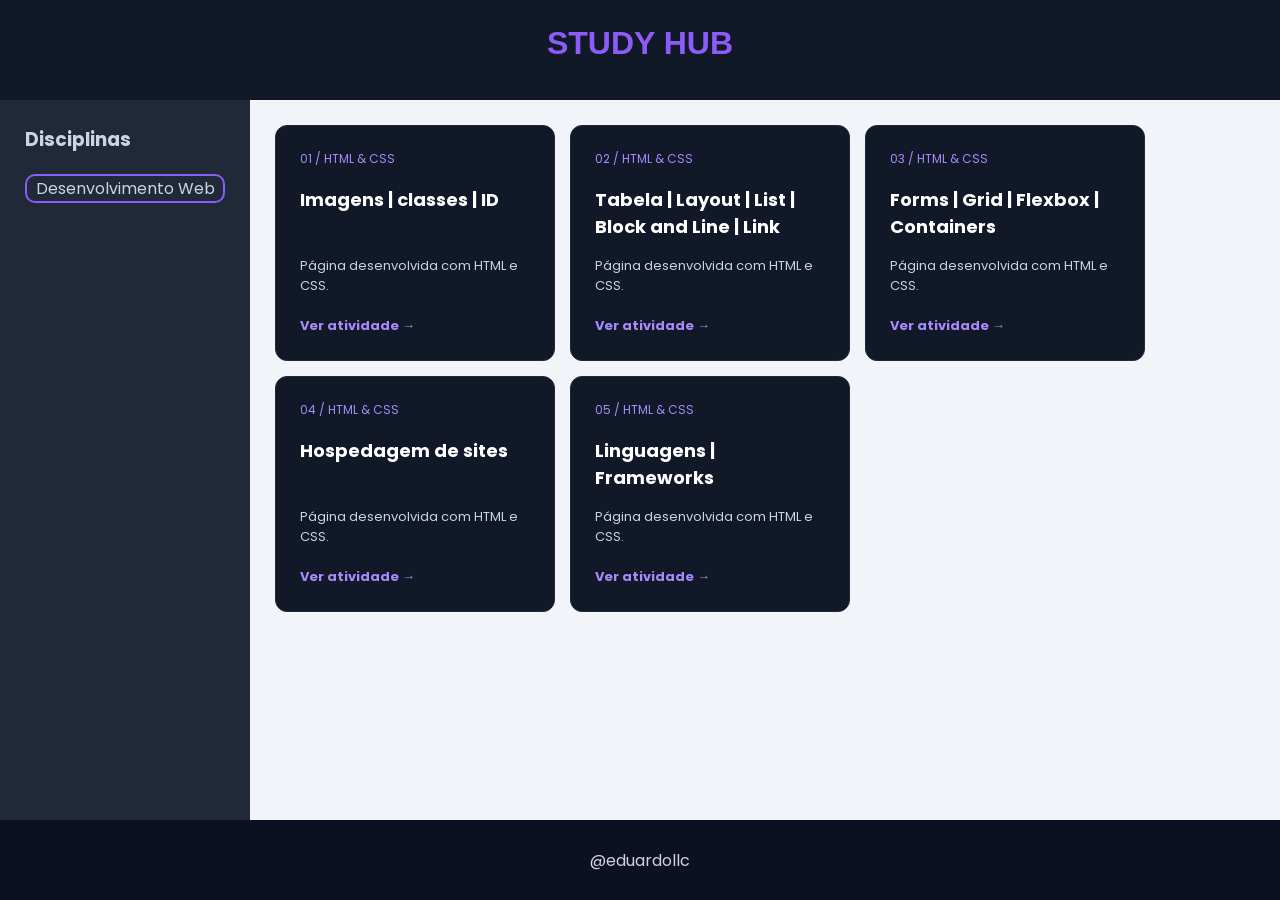
<file: index.html>
<!DOCTYPE html>
<html lang="pt-BR">
<head>
    <meta charset="UTF-8">
    <meta name="viewport" content="width=device-width, initial-scale=1.0">
    <link rel="stylesheet" href="css/styles.css">
    <title>Atividades Desenvolvimento Web</title>
</head>
<body>
    
    <header class="titulo-principal">
        <h1>STUDY HUB</h1>
    </header>

    <aside class="lado-esquerdo">
        <h3>Disciplinas</h3>

    <nav>
        <ul>
            <li><a href="index.html">Desenvolvimento Web</a></li>
        </ul>
    </nav>
    </aside>

    <main class="centro">
        
        <div class="cards">

                <!-- Links que levam o usuário para outra página, site, arquivo ou até outra parte da mesma página.-->
                <a href="atividade01/index.html">
                    <span>01 / HTML & CSS</span>
                    <h3>Imagens | classes | ID</h3>
                    <p>Página desenvolvida com HTML e CSS.</p>
                    <strong>Ver atividade →</strong>
                </a>

                <a href="atividade02/index.html">
                    <span>02 / HTML & CSS</span>
                    <h3>Tabela | Layout | List | Block and Line | Link</h3>
                    <p>Página desenvolvida com HTML e CSS.</p>
                    <strong>Ver atividade →</strong>
                </a>

                <a href="atividade03/index.html">
                    <span>03 / HTML & CSS</span>
                    <h3>Forms | Grid | Flexbox | Containers</h3>
                    <p>Página desenvolvida com HTML e CSS.</p>
                    <strong>Ver atividade →</strong>
                </a>

                 <a href="atividade04/index.html">
                    <span>04 / HTML & CSS</span>
                    <h3>Hospedagem de sites</h3>
                    <p>Página desenvolvida com HTML e CSS.</p>
                    <strong>Ver atividade →</strong>
                </a>

                 <a href="atividade05/index.html">
                    <span>05 / HTML & CSS</span>
                    <h3>Linguagens | Frameworks</h3>
                    <p>Página desenvolvida com HTML e CSS.</p>
                    <strong>Ver atividade →</strong>
                </a>

        </div>
    </main>

    <footer class="rodape">@eduardollc</footer>
    
</body>
</html>
</file>
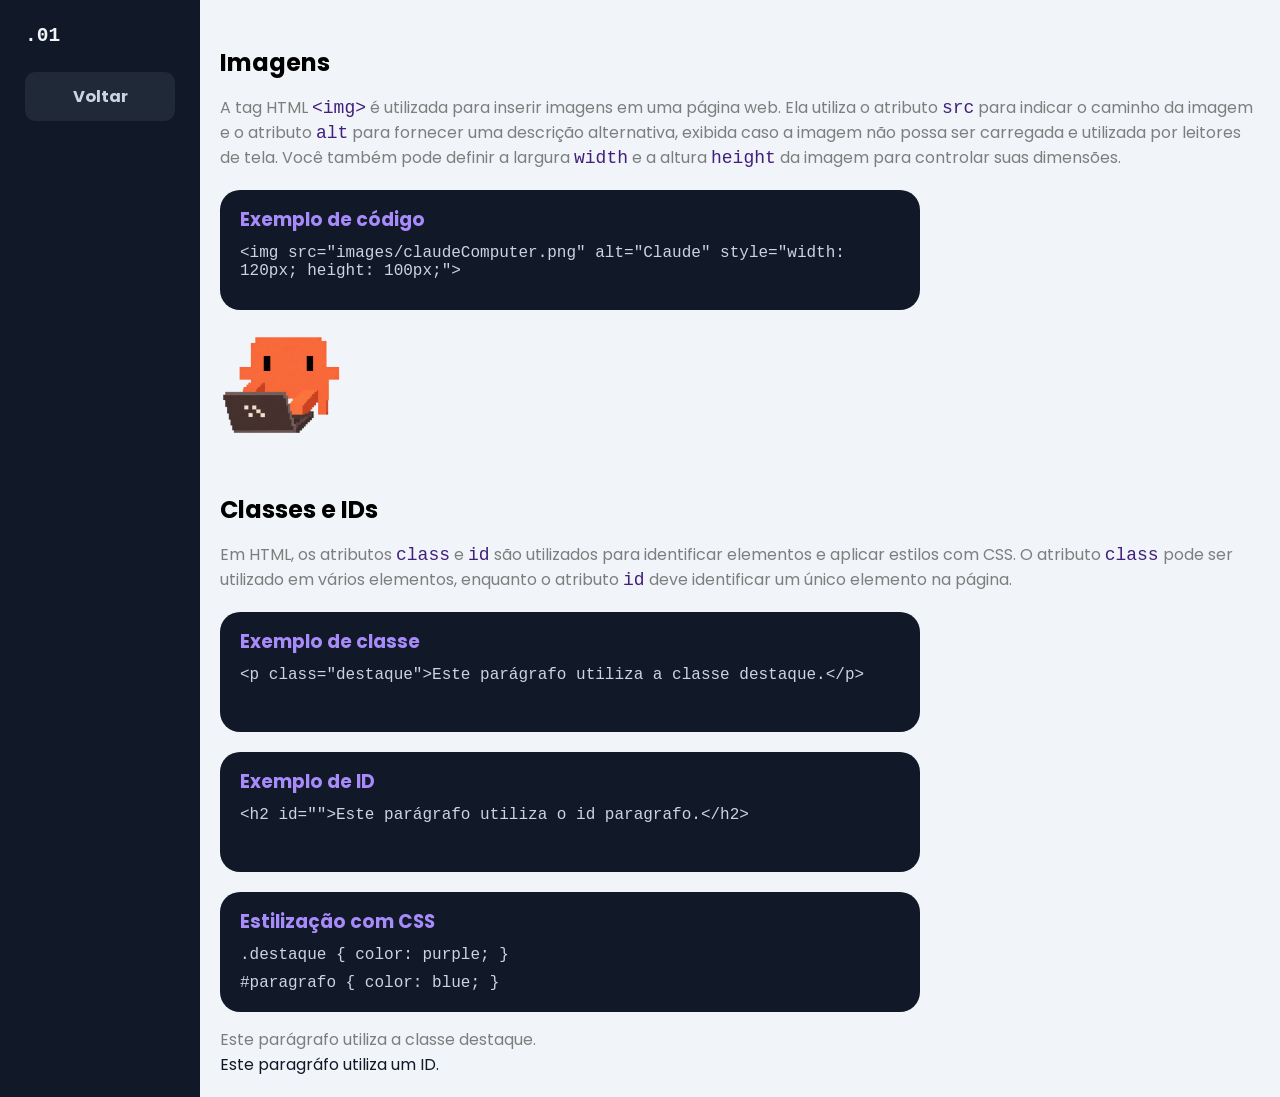
<file: atividade01/index.html>
<!DOCTYPE html>
<html lang="pt-BR">
<head>
    <meta charset="UTF-8">
    <meta name="viewport" content="width=device-width, initial-scale=1.0">
    <link rel="stylesheet" href="css/styles.css">
    <title>Atividade 01</title>
</head>
<body>

    <aside class="lado-esquerdo">
        <h1>.01</h1>
        <a href="../index.html" class="botao-voltar"><h3>Voltar</h3></a>
    </aside>
    

    <main class="centro">

        <h2>Imagens</h2>
        <p>A tag HTML <code>&lt;img&gt;</code> é utilizada para inserir imagens em uma página web. 
            Ela utiliza o atributo <code>src</code> para indicar o caminho da imagem e o 
            atributo <code>alt</code> para fornecer uma descrição alternativa, exibida caso 
            a imagem não possa ser carregada e utilizada por leitores de tela. 
            Você também pode definir a largura <code>width</code> e a altura <code>height</code> 
            da imagem para controlar suas dimensões.</p>

            <div class="codigo">
                <h3>Exemplo de código</h3>
                <code>&lt;img src="images/claudeComputer.png" alt="Claude" style="width: 120px; height: 100px;"&gt;</code>
            </div>

        <img src="images/claudeComputer.png" alt="claude" style="width: 120px; height: 100px;">

        <h2>Classes e IDs</h2>

        <p>
            Em HTML, os atributos <code>class</code> e <code>id</code> são utilizados
            para identificar elementos e aplicar estilos com CSS. O atributo
            <code>class</code> pode ser utilizado em vários elementos, enquanto o
            atributo <code>id</code> deve identificar um único elemento na página.
        </p>
        
        <div class="codigo">
            <h3>Exemplo de classe</h3>
            <code>&lt;p class="destaque"&gt;Este parágrafo utiliza a classe destaque.&lt;/p&gt;</code>
        </div>
        
        <div class="codigo">
            <h3>Exemplo de ID</h3>
            <code>&lt;h2 id=""&gt;Este parágrafo utiliza o id paragrafo.&lt;/h2&gt;</code>
        </div>
        
        <div class="codigo">
            <h3>Estilização com CSS</h3>
            <code>.destaque { color: purple; }</code>
            <code>#paragrafo { color: blue; }</code>
        </div>
        
        <p class="destaque">Este parágrafo utiliza a classe destaque.</p>
        
        <p id="paragrafo">Este paragráfo utiliza um ID.</p>

    </main>
    
</body>
</html>
</file>
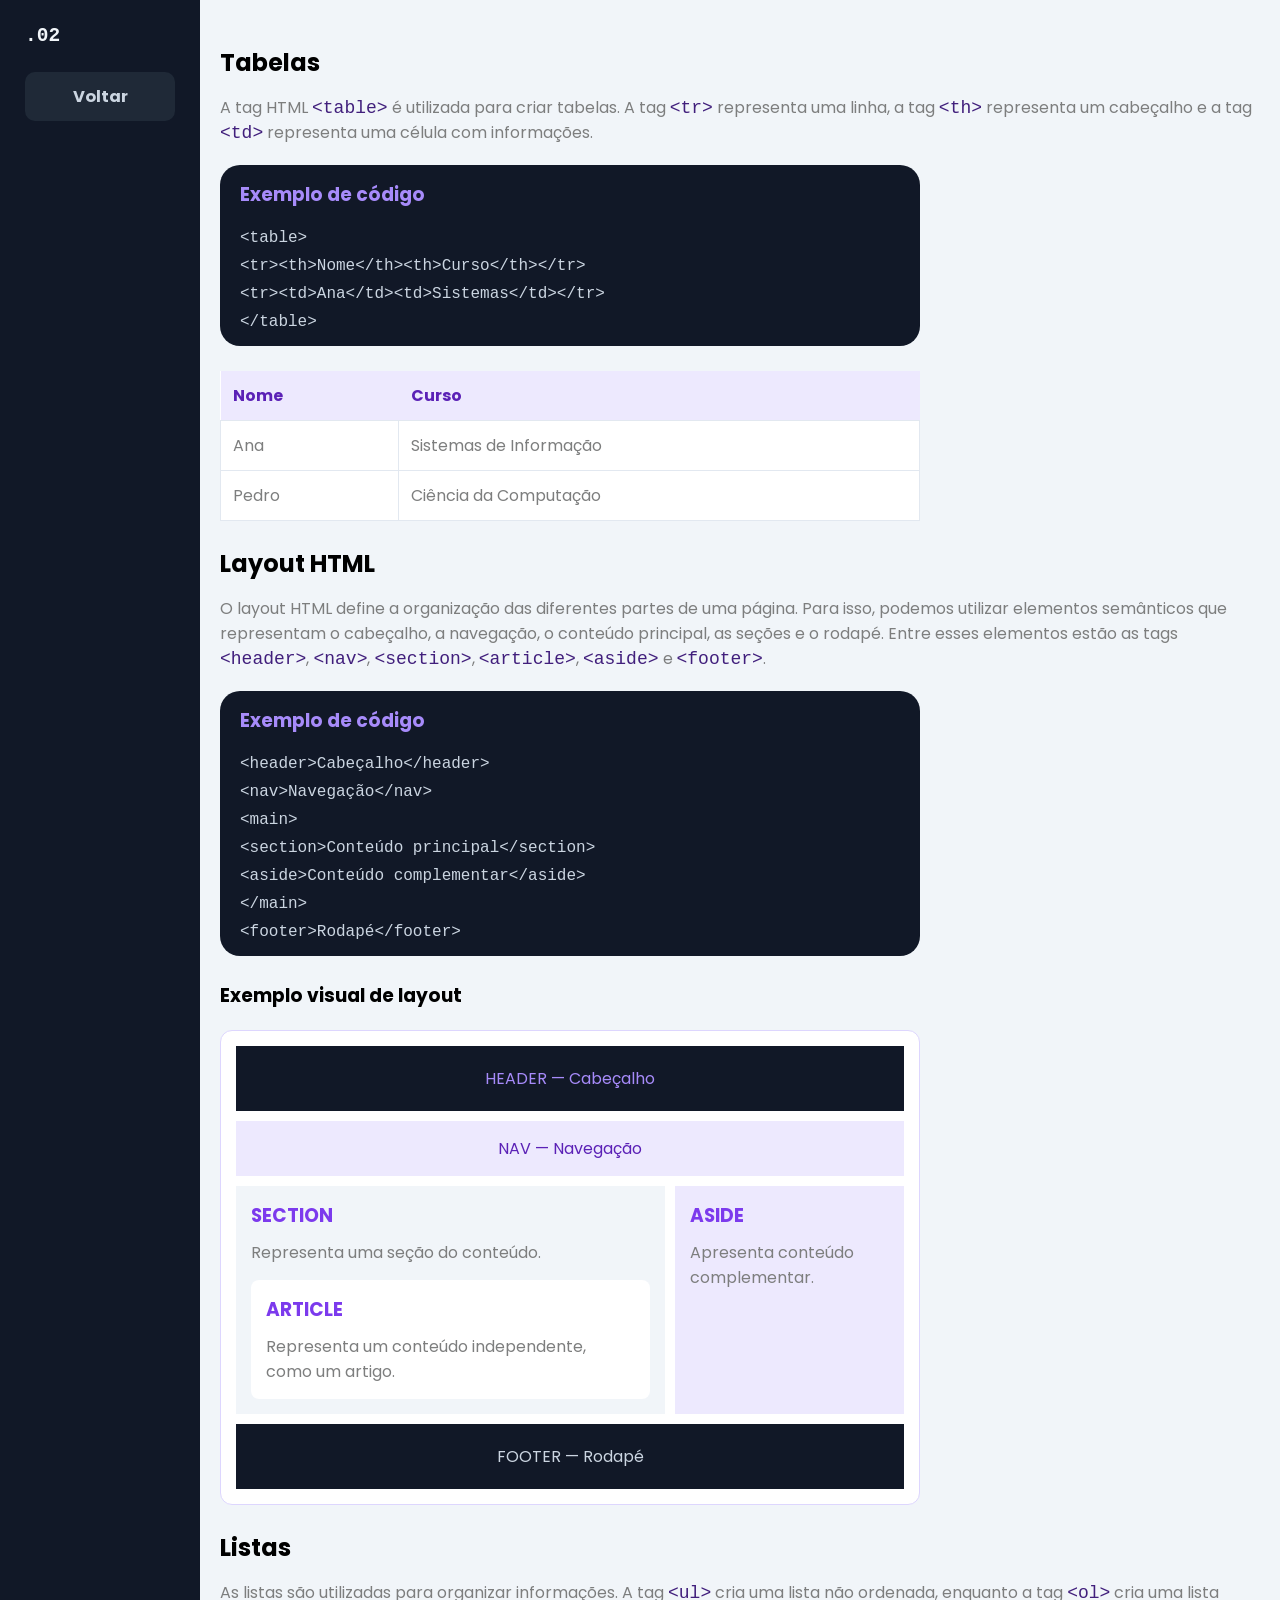
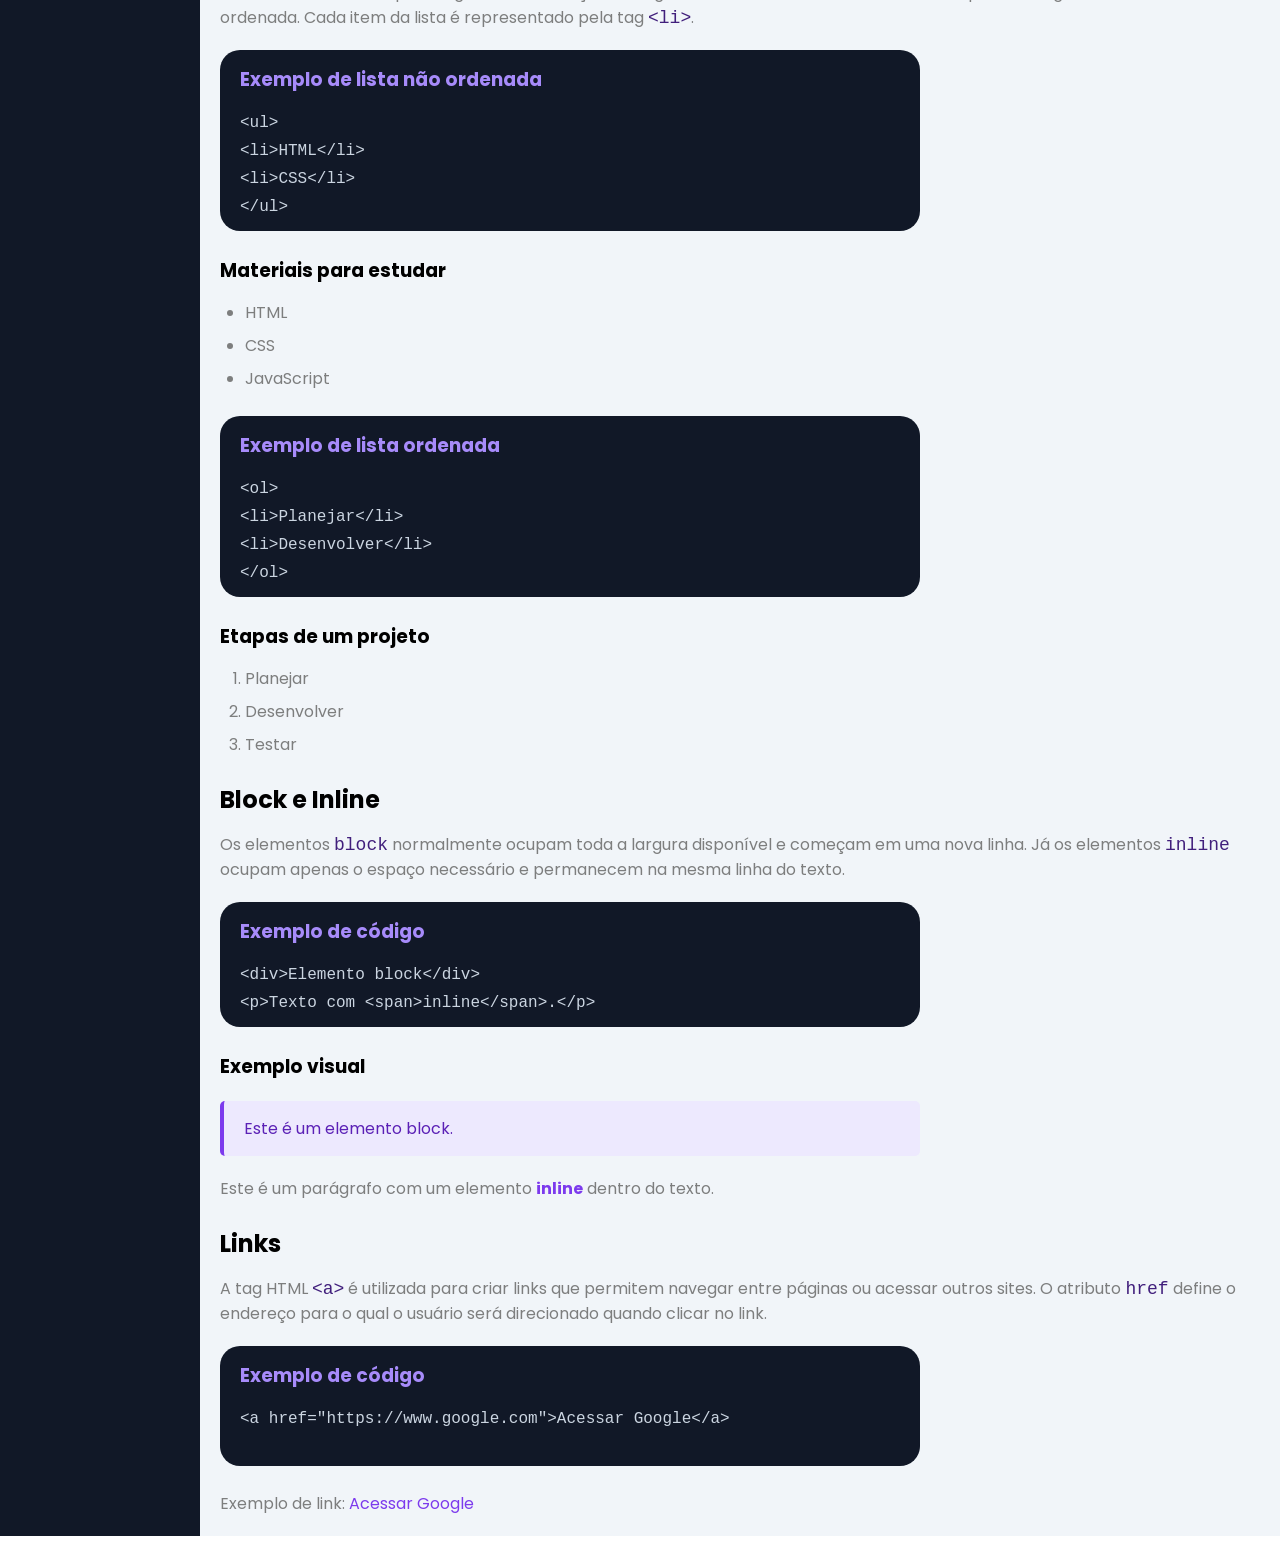
<file: atividade02/index.html>
<!DOCTYPE html>
<html lang="en">
<head>
    <meta charset="UTF-8">
    <meta name="viewport" content="width=device-width, initial-scale=1.0">
    <link rel="stylesheet" href="css/styles.css">
    <title>Atividade 02</title>
</head>
<body>

    <aside class="lado-esquerdo">
    <h1>.02</h1>
    <a href="../index.html" class="botao-voltar"><h3>Voltar</h3></a>
    </aside>

    <main class="centro">

        <h2>Tabelas</h2>

        <p>
            A tag HTML <code>&lt;table&gt;</code> é utilizada para criar tabelas.
            A tag <code>&lt;tr&gt;</code> representa uma linha, a tag
            <code>&lt;th&gt;</code> representa um cabeçalho e a tag
            <code>&lt;td&gt;</code> representa uma célula com informações.
        </p>

        <div class="codigo">
            <h3>Exemplo de código</h3>
            <code>&lt;table&gt;</code>
            <code>&lt;tr&gt;&lt;th&gt;Nome&lt;/th&gt;&lt;th&gt;Curso&lt;/th&gt;&lt;/tr&gt;</code>
            <code>&lt;tr&gt;&lt;td&gt;Ana&lt;/td&gt;&lt;td&gt;Sistemas&lt;/td&gt;&lt;/tr&gt;</code>
            <code>&lt;/table&gt;</code>
        </div>

        <table>
            <tr>
                <th>Nome</th>
                <th>Curso</th>
            </tr>
            <tr>
                <td>Ana</td>
                <td>Sistemas de Informação</td>
            </tr>
            <tr>
                <td>Pedro</td>
                <td>Ciência da Computação</td>
            </tr>
        </table>

        
        <h2>Layout HTML</h2>
        
        <p>
            O layout HTML define a organização das diferentes partes de uma página.
            Para isso, podemos utilizar elementos semânticos que representam o
            cabeçalho, a navegação, o conteúdo principal, as seções e o rodapé.
            Entre esses elementos estão as tags
            <code>&lt;header&gt;</code>,
            <code>&lt;nav&gt;</code>,
            <code>&lt;section&gt;</code>,
            <code>&lt;article&gt;</code>,
            <code>&lt;aside&gt;</code> e
            <code>&lt;footer&gt;</code>.
        </p>
        
        <div class="codigo">
            <h3>Exemplo de código</h3>
            <code>&lt;header&gt;Cabeçalho&lt;/header&gt;</code>
            <code>&lt;nav&gt;Navegação&lt;/nav&gt;</code>
            <code>&lt;main&gt;</code>
            <code>    &lt;section&gt;Conteúdo principal&lt;/section&gt;</code>
            <code>    &lt;aside&gt;Conteúdo complementar&lt;/aside&gt;</code>
            <code>&lt;/main&gt;</code>
            <code>&lt;footer&gt;Rodapé&lt;/footer&gt;</code>
        </div>
        
        <h3>Exemplo visual de layout</h3>
        
        <div class="exemplo-layout">
        
            <header class="layout-header">
                HEADER — Cabeçalho
            </header>
        
            <nav class="layout-nav">
                NAV — Navegação
            </nav>
        
            <div class="layout-conteudo">
        
                <section class="layout-section">
                    <h3>SECTION</h3>
                    <p>Representa uma seção do conteúdo.</p>
        
                    <article class="layout-article">
                        <h3>ARTICLE</h3>
                        <p>Representa um conteúdo independente, como um artigo.</p>
                    </article>
                </section>
        
                <aside class="layout-aside">
                    <h3>ASIDE</h3>
                    <p>Apresenta conteúdo complementar.</p>
                </aside>
        
            </div>
        
            <footer class="layout-footer">
                FOOTER — Rodapé
            </footer>
        
        </div>

        <h2>Listas</h2>

        <p>
            As listas são utilizadas para organizar informações.
            A tag <code>&lt;ul&gt;</code> cria uma lista não ordenada,
            enquanto a tag <code>&lt;ol&gt;</code> cria uma lista ordenada.
            Cada item da lista é representado pela tag <code>&lt;li&gt;</code>.
        </p>

        <div class="codigo">
            <h3>Exemplo de lista não ordenada</h3>
            <code>&lt;ul&gt;</code>
            <code>    &lt;li&gt;HTML&lt;/li&gt;</code>
            <code>    &lt;li&gt;CSS&lt;/li&gt;</code>
            <code>&lt;/ul&gt;</code>
        </div>

        <h3>Materiais para estudar</h3>
        <ul>
            <li>HTML</li>
            <li>CSS</li>
            <li>JavaScript</li>
        </ul>

        <div class="codigo">
            <h3>Exemplo de lista ordenada</h3>
            <code>&lt;ol&gt;</code>
            <code>    &lt;li&gt;Planejar&lt;/li&gt;</code>
            <code>    &lt;li&gt;Desenvolver&lt;/li&gt;</code>
            <code>&lt;/ol&gt;</code>
        </div>

        <h3>Etapas de um projeto</h3>
        <ol>
            <li>Planejar</li>
            <li>Desenvolver</li>
            <li>Testar</li>
        </ol>

        <h2>Block e Inline</h2>

        <p>
            Os elementos <code>block</code> normalmente ocupam toda a largura
            disponível e começam em uma nova linha. Já os elementos
            <code>inline</code> ocupam apenas o espaço necessário e permanecem
            na mesma linha do texto.
        </p>

        <div class="codigo">
            <h3>Exemplo de código</h3>
            <code>&lt;div&gt;Elemento block&lt;/div&gt;</code>
            <code>&lt;p&gt;Texto com &lt;span&gt;inline&lt;/span&gt;.&lt;/p&gt;</code>
        </div>

        <h3>Exemplo visual</h3>

        <div class="bloco">
            Este é um elemento block.
        </div>

        <p>
            Este é um parágrafo com um elemento
            <span class="destaque">inline</span>
            dentro do texto.
        </p>

        <h2>Links</h2>

        <p>
            A tag HTML <code>&lt;a&gt;</code> é utilizada para criar links
            que permitem navegar entre páginas ou acessar outros sites.
            O atributo <code>href</code> define o endereço para o qual
            o usuário será direcionado quando clicar no link.
        </p>
        
        <div class="codigo">
            <h3>Exemplo de código</h3>
            <code>&lt;a href="https://www.google.com"&gt;Acessar Google&lt;/a&gt;</code>
        </div>
        
        <p>
            Exemplo de link:
            <a href="https://www.google.com">Acessar Google</a>
        </p>

    </main>

</body>
</html>
</file>
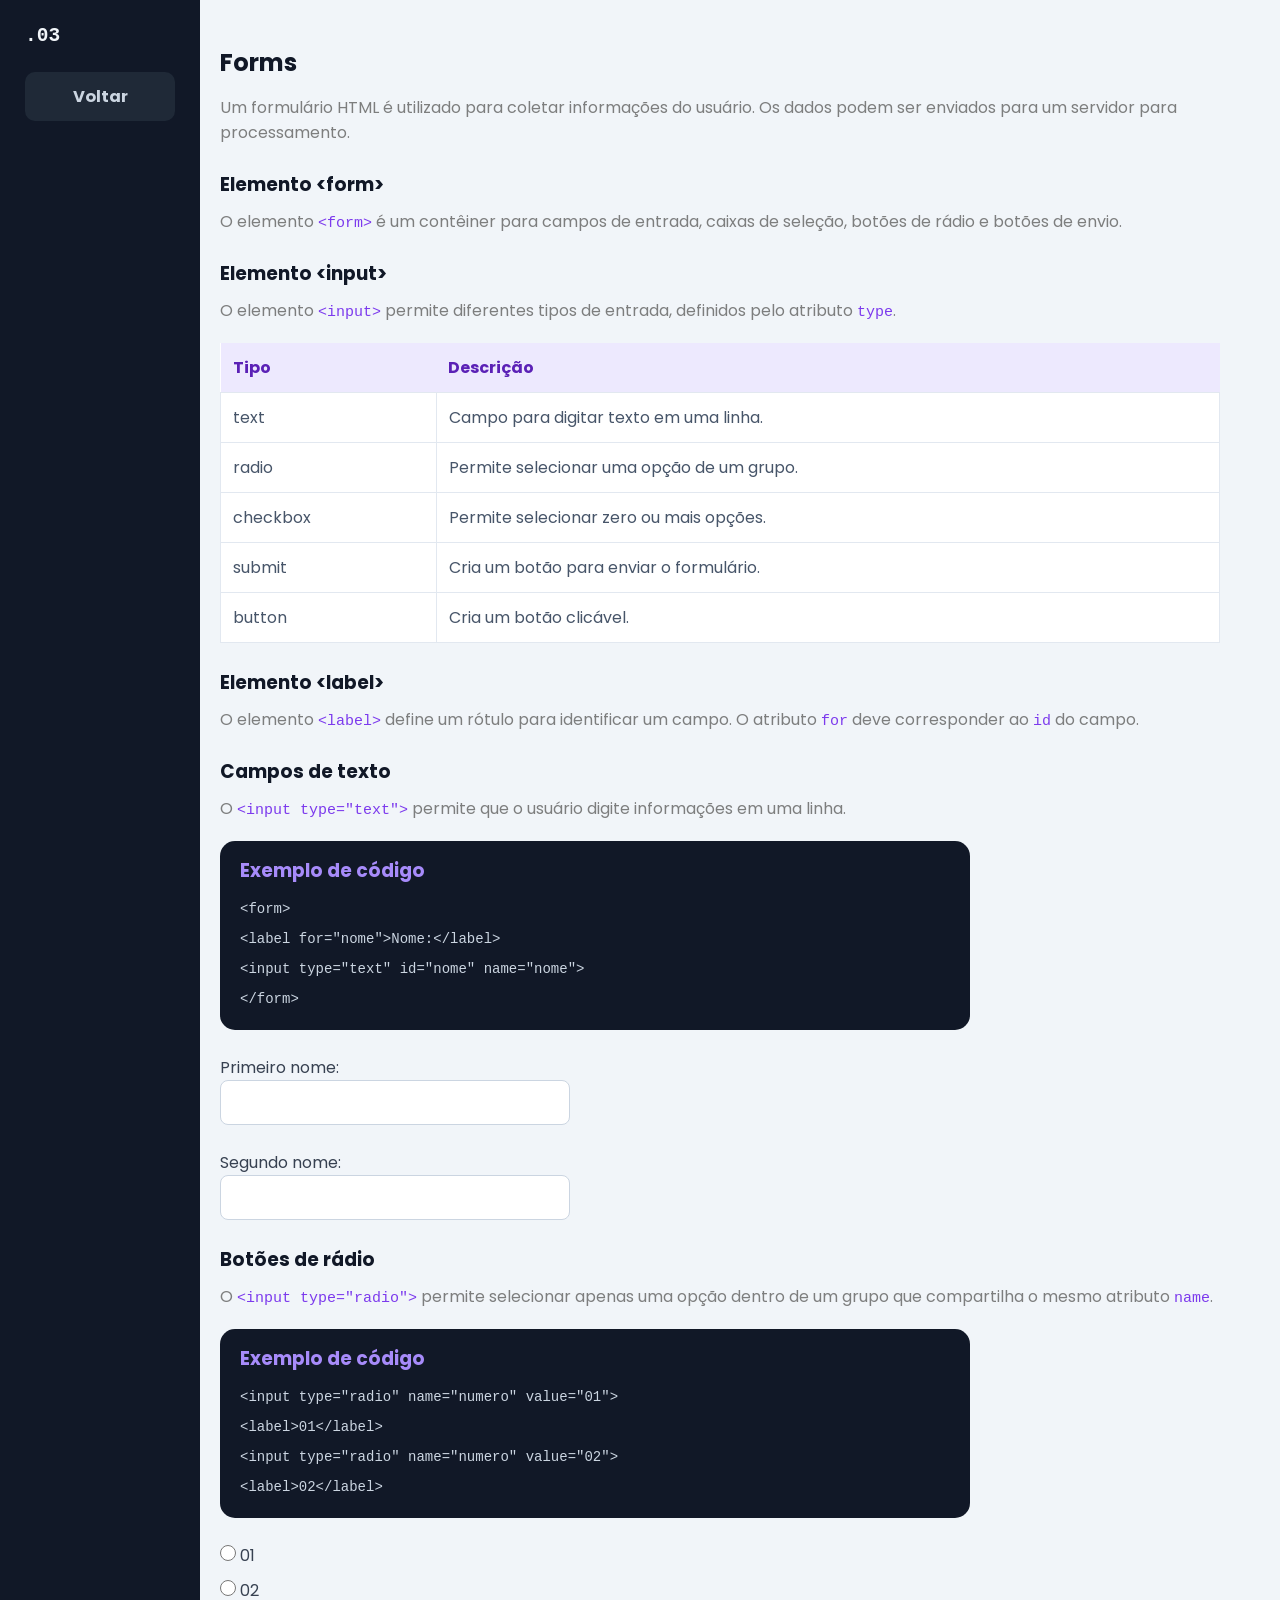
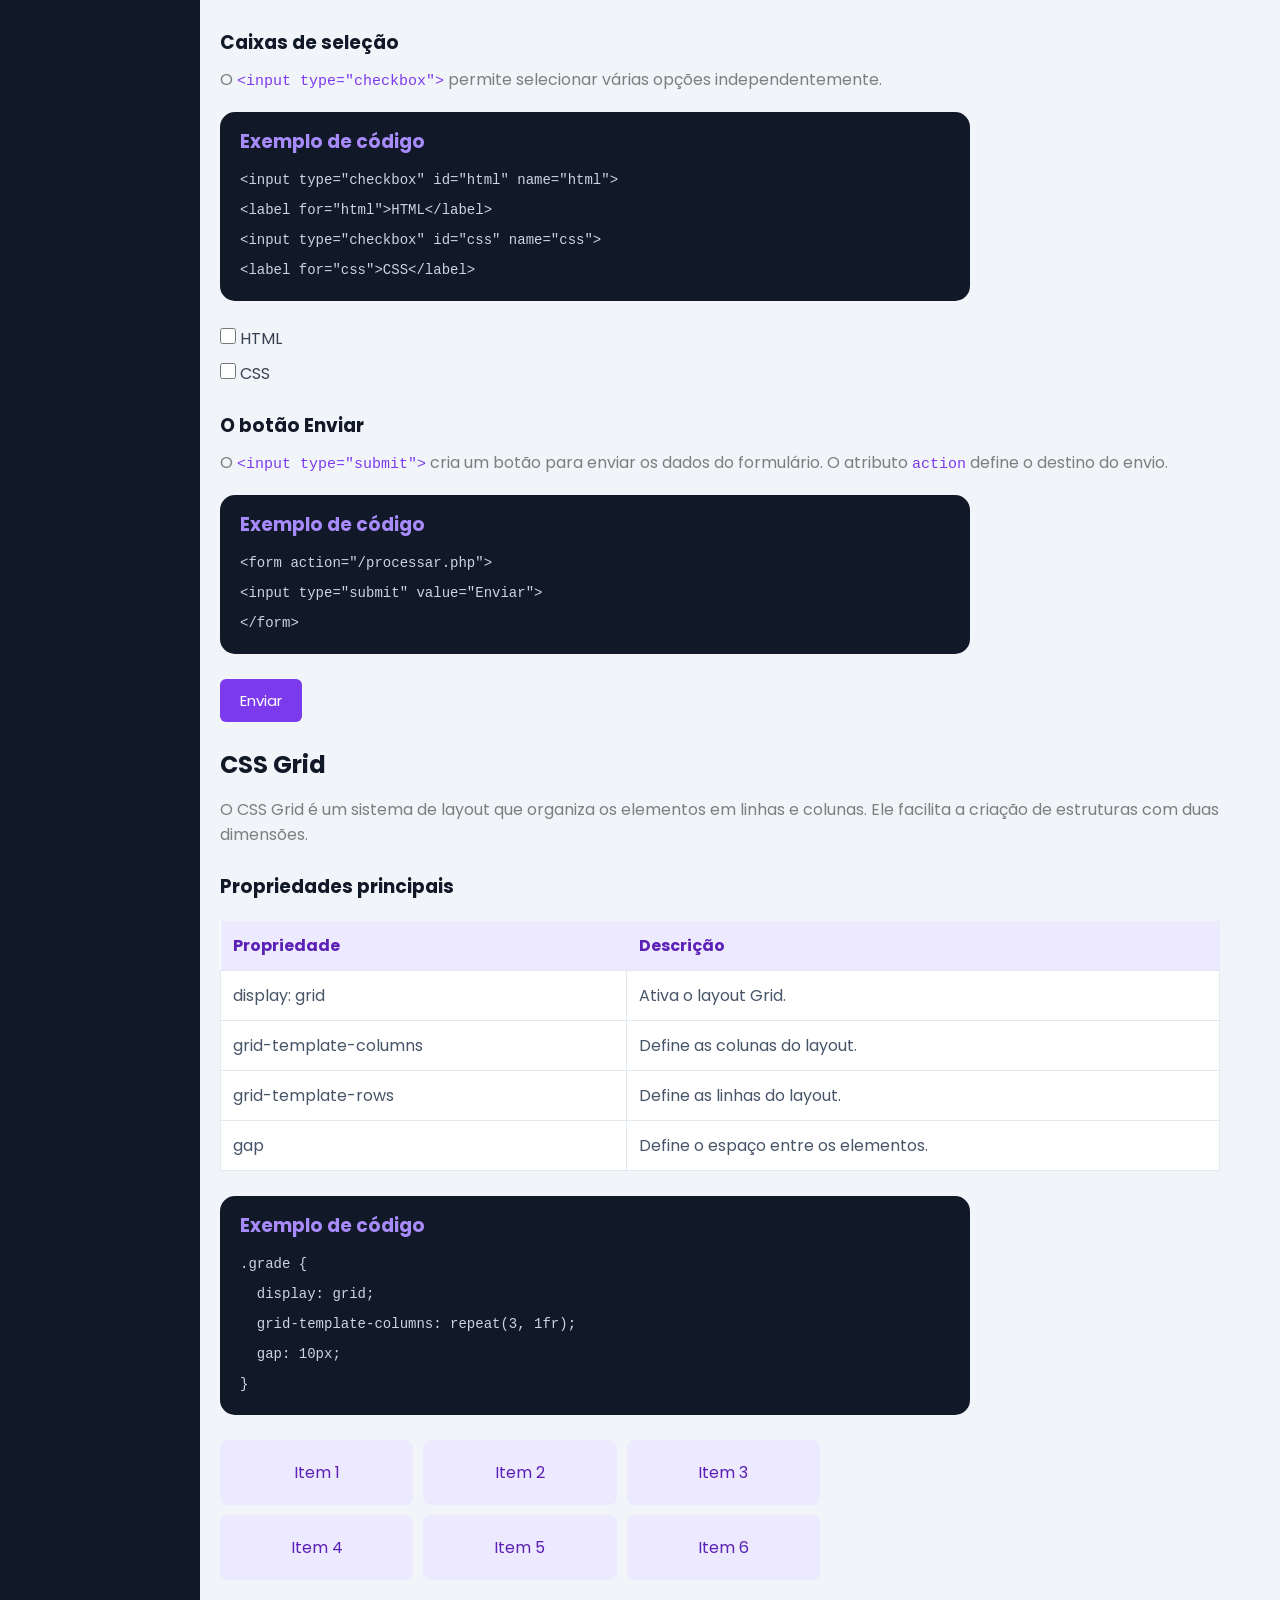
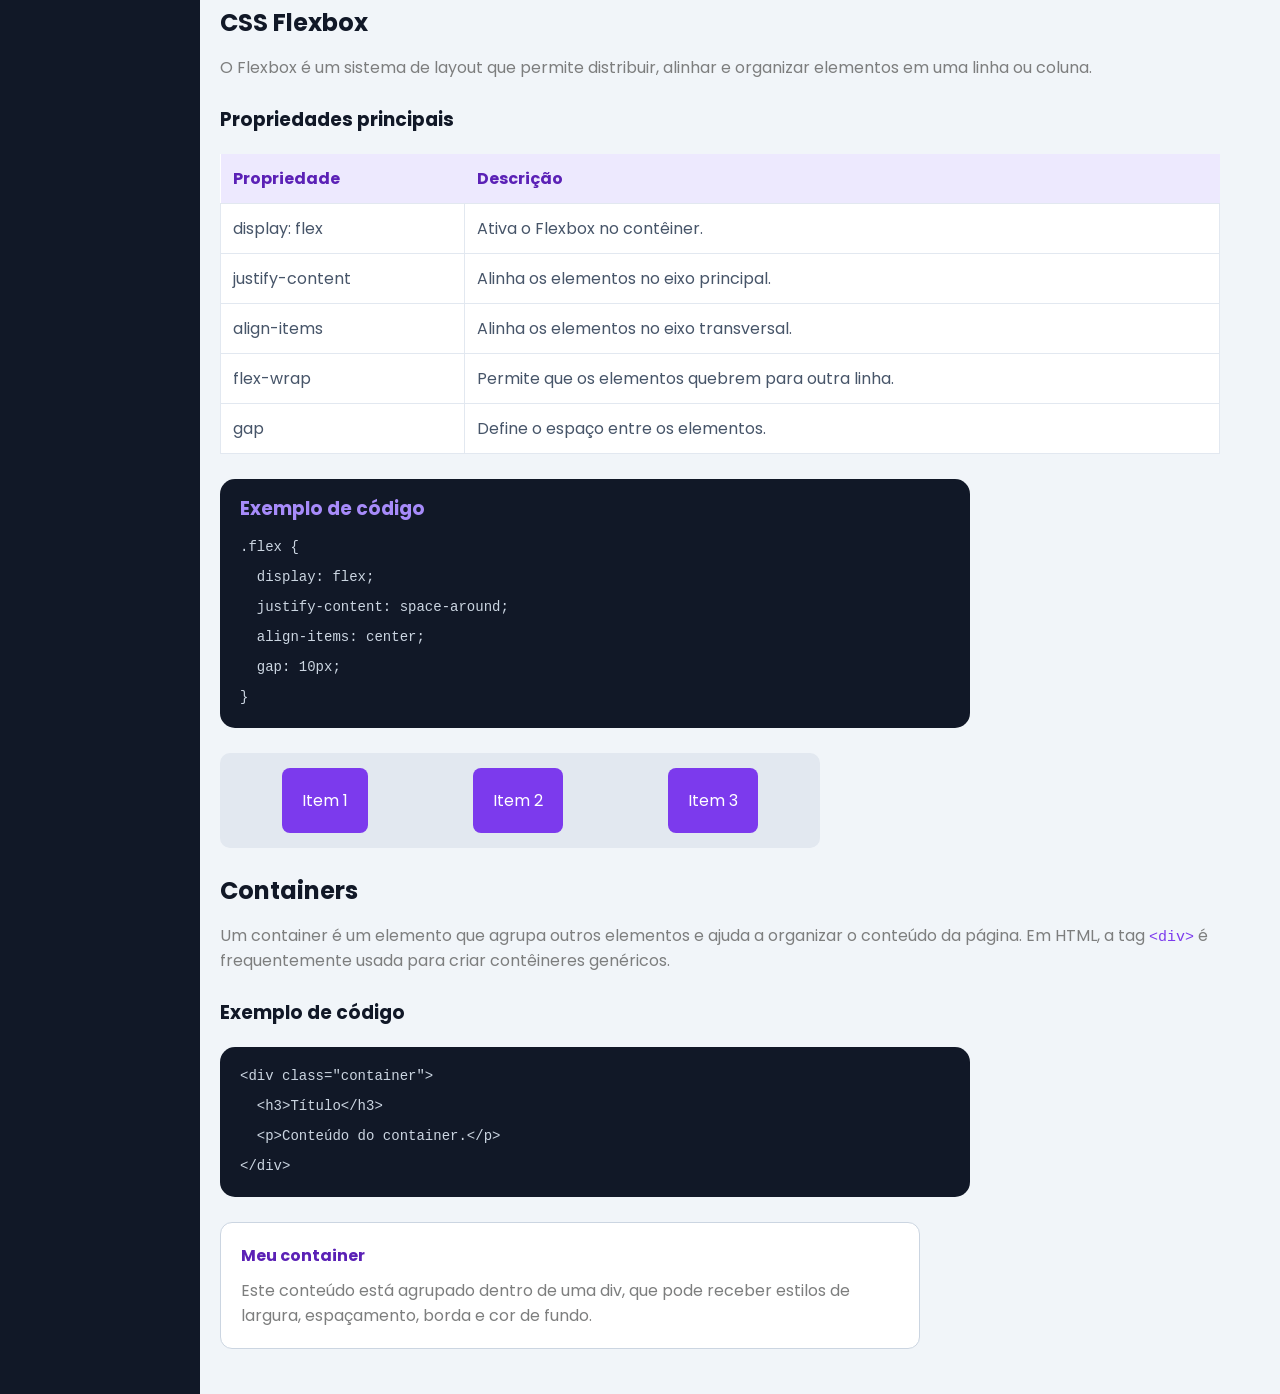
<file: atividade03/index.html>
<!DOCTYPE html>
<html lang="pt-br">
<head>
    <meta charset="UTF-8">
    <meta name="viewport" content="width=device-width, initial-scale=1.0">
    <link rel="stylesheet" href="css/styles.css">
    <title>Atividade 03</title>
</head>
<body>

    <aside class="lado-esquerdo">
        <h1>.03</h1>
        <a href="../index.html" class="botao-voltar"><h3>Voltar</h3></a>
    </aside>

    <main class="centro">

        <h2>Forms</h2>

        <p>
            Um formulário HTML é utilizado para coletar informações
            do usuário. Os dados podem ser enviados para um servidor
            para processamento.
        </p>

        <h3>Elemento &lt;form&gt;</h3>

        <p>
            O elemento <code>&lt;form&gt;</code> é um contêiner para
            campos de entrada, caixas de seleção, botões de rádio
            e botões de envio.
        </p>

        <h3>Elemento &lt;input&gt;</h3>

        <p>
            O elemento <code>&lt;input&gt;</code> permite diferentes
            tipos de entrada, definidos pelo atributo
            <code>type</code>.
        </p>

        <table>
            <tr>
                <th>Tipo</th>
                <th>Descrição</th>
            </tr>
            <tr>
                <td>text</td>
                <td>Campo para digitar texto em uma linha.</td>
            </tr>
            <tr>
                <td>radio</td>
                <td>Permite selecionar uma opção de um grupo.</td>
            </tr>
            <tr>
                <td>checkbox</td>
                <td>Permite selecionar zero ou mais opções.</td>
            </tr>
            <tr>
                <td>submit</td>
                <td>Cria um botão para enviar o formulário.</td>
            </tr>
            <tr>
                <td>button</td>
                <td>Cria um botão clicável.</td>
            </tr>
        </table>

        <h3>Elemento &lt;label&gt;</h3>

        <p>
            O elemento <code>&lt;label&gt;</code> define um rótulo
            para identificar um campo. O atributo <code>for</code>
            deve corresponder ao <code>id</code> do campo.
        </p>

        <h3>Campos de texto</h3>

        <p>
            O <code>&lt;input type="text"&gt;</code> permite que o
            usuário digite informações em uma linha.
        </p>

        <div class="codigo">
            <h3>Exemplo de código</h3>
            <p><code>&lt;form&gt;</code></p>
            <p><code>&lt;label for="nome"&gt;Nome:&lt;/label&gt;</code></p>
            <p><code>&lt;input type="text" id="nome" name="nome"&gt;</code></p>
            <p><code>&lt;/form&gt;</code></p>
        </div>

        <form class="formulario">
            <label for="nome">Primeiro nome:</label><br>
            <input type="text" id="nome" name="nome"><br><br>

            <label for="sobrenome">Segundo nome:</label><br>
            <input type="text" id="sobrenome" name="sobrenome">
        </form>

        <h3>Botões de rádio</h3>

        <p>
            O <code>&lt;input type="radio"&gt;</code> permite selecionar
            apenas uma opção dentro de um grupo que compartilha o mesmo
            atributo <code>name</code>.
        </p>

        <div class="codigo">
            <h3>Exemplo de código</h3>
            <p><code>&lt;input type="radio" name="numero" value="01"&gt;</code></p>
            <p><code>&lt;label&gt;01&lt;/label&gt;</code></p>
            <p><code>&lt;input type="radio" name="numero" value="02"&gt;</code></p>
            <p><code>&lt;label&gt;02&lt;/label&gt;</code></p>
        </div>

        <form class="formulario">
            <div class="opcao">
                <input type="radio" id="numero01" name="numero" value="01">
                <label for="numero01">01</label>
            </div>

            <div class="opcao">
                <input type="radio" id="numero02" name="numero" value="02">
                <label for="numero02">02</label>
            </div>
        </form>

        <h3>Caixas de seleção</h3>

        <p>
            O <code>&lt;input type="checkbox"&gt;</code> permite
            selecionar várias opções independentemente.
        </p>

        <div class="codigo">
            <h3>Exemplo de código</h3>
            <p><code>&lt;input type="checkbox" id="html" name="html"&gt;</code></p>
            <p><code>&lt;label for="html"&gt;HTML&lt;/label&gt;</code></p>
            <p><code>&lt;input type="checkbox" id="css" name="css"&gt;</code></p>
            <p><code>&lt;label for="css"&gt;CSS&lt;/label&gt;</code></p>
        </div>

        <form class="formulario">
            <div class="opcao">
                <input type="checkbox" id="html" name="html">
                <label for="html">HTML</label>
            </div>

            <div class="opcao">
                <input type="checkbox" id="css" name="css">
                <label for="css">CSS</label>
            </div>
        </form>

        <h3>O botão Enviar</h3>

        <p>
            O <code>&lt;input type="submit"&gt;</code> cria um botão
            para enviar os dados do formulário. O atributo
            <code>action</code> define o destino do envio.
        </p>

        <div class="codigo">
            <h3>Exemplo de código</h3>
            <p><code>&lt;form action="/processar.php"&gt;</code></p>
            <p><code>&lt;input type="submit" value="Enviar"&gt;</code></p>
            <p><code>&lt;/form&gt;</code></p>
        </div>

        <form class="formulario" action="#" method="get">
            <input type="submit" value="Enviar">
        </form>

        <h2>CSS Grid</h2>

        <p>
            O CSS Grid é um sistema de layout que organiza os elementos
            em linhas e colunas. Ele facilita a criação de estruturas
            com duas dimensões.
        </p>

        <h3>Propriedades principais</h3>

        <table>
            <tr>
                <th>Propriedade</th>
                <th>Descrição</th>
            </tr>
            <tr>
                <td>display: grid</td>
                <td>Ativa o layout Grid.</td>
            </tr>
            <tr>
                <td>grid-template-columns</td>
                <td>Define as colunas do layout.</td>
            </tr>
            <tr>
                <td>grid-template-rows</td>
                <td>Define as linhas do layout.</td>
            </tr>
            <tr>
                <td>gap</td>
                <td>Define o espaço entre os elementos.</td>
            </tr>
        </table>

        <div class="codigo">
            <h3>Exemplo de código</h3>
            <p><code>.grade {</code></p>
            <p><code>&nbsp;&nbsp;display: grid;</code></p>
            <p><code>&nbsp;&nbsp;grid-template-columns: repeat(3, 1fr);</code></p>
            <p><code>&nbsp;&nbsp;gap: 10px;</code></p>
            <p><code>}</code></p>
        </div>

        <div class="exemplo-grid">
            <div class="item-grid">Item 1</div>
            <div class="item-grid">Item 2</div>
            <div class="item-grid">Item 3</div>
            <div class="item-grid">Item 4</div>
            <div class="item-grid">Item 5</div>
            <div class="item-grid">Item 6</div>
        </div>

        <h2>CSS Flexbox</h2>

        <p>
            O Flexbox é um sistema de layout que permite distribuir,
            alinhar e organizar elementos em uma linha ou coluna.
        </p>

        <h3>Propriedades principais</h3>

        <table>
            <tr>
                <th>Propriedade</th>
                <th>Descrição</th>
            </tr>
            <tr>
                <td>display: flex</td>
                <td>Ativa o Flexbox no contêiner.</td>
            </tr>
            <tr>
                <td>justify-content</td>
                <td>Alinha os elementos no eixo principal.</td>
            </tr>
            <tr>
                <td>align-items</td>
                <td>Alinha os elementos no eixo transversal.</td>
            </tr>
            <tr>
                <td>flex-wrap</td>
                <td>Permite que os elementos quebrem para outra linha.</td>
            </tr>
            <tr>
                <td>gap</td>
                <td>Define o espaço entre os elementos.</td>
            </tr>
        </table>

        <div class="codigo">
            <h3>Exemplo de código</h3>
            <p><code>.flex {</code></p>
            <p><code>&nbsp;&nbsp;display: flex;</code></p>
            <p><code>&nbsp;&nbsp;justify-content: space-around;</code></p>
            <p><code>&nbsp;&nbsp;align-items: center;</code></p>
            <p><code>&nbsp;&nbsp;gap: 10px;</code></p>
            <p><code>}</code></p>
        </div>

        <div class="exemplo-flex">
            <div class="item-flex">Item 1</div>
            <div class="item-flex">Item 2</div>
            <div class="item-flex">Item 3</div>
        </div>

        <h2>Containers</h2>

        <p>
            Um container é um elemento que agrupa outros elementos
            e ajuda a organizar o conteúdo da página. Em HTML, a tag
            <code>&lt;div&gt;</code> é frequentemente usada para criar
            contêineres genéricos.
        </p>

        <h3>Exemplo de código</h3>

        <div class="codigo">
            <p><code>&lt;div class="container"&gt;</code></p>
            <p><code>&nbsp;&nbsp;&lt;h3&gt;Título&lt;/h3&gt;</code></p>
            <p><code>&nbsp;&nbsp;&lt;p&gt;Conteúdo do container.&lt;/p&gt;</code></p>
            <p><code>&lt;/div&gt;</code></p>
        </div>

        <div class="container-exemplo">
            <h4>Meu container</h4>
            <p>
                Este conteúdo está agrupado dentro de uma div,
                que pode receber estilos de largura, espaçamento,
                borda e cor de fundo.
            </p>
        </div>

    </main>

</body>
</html>
</file>
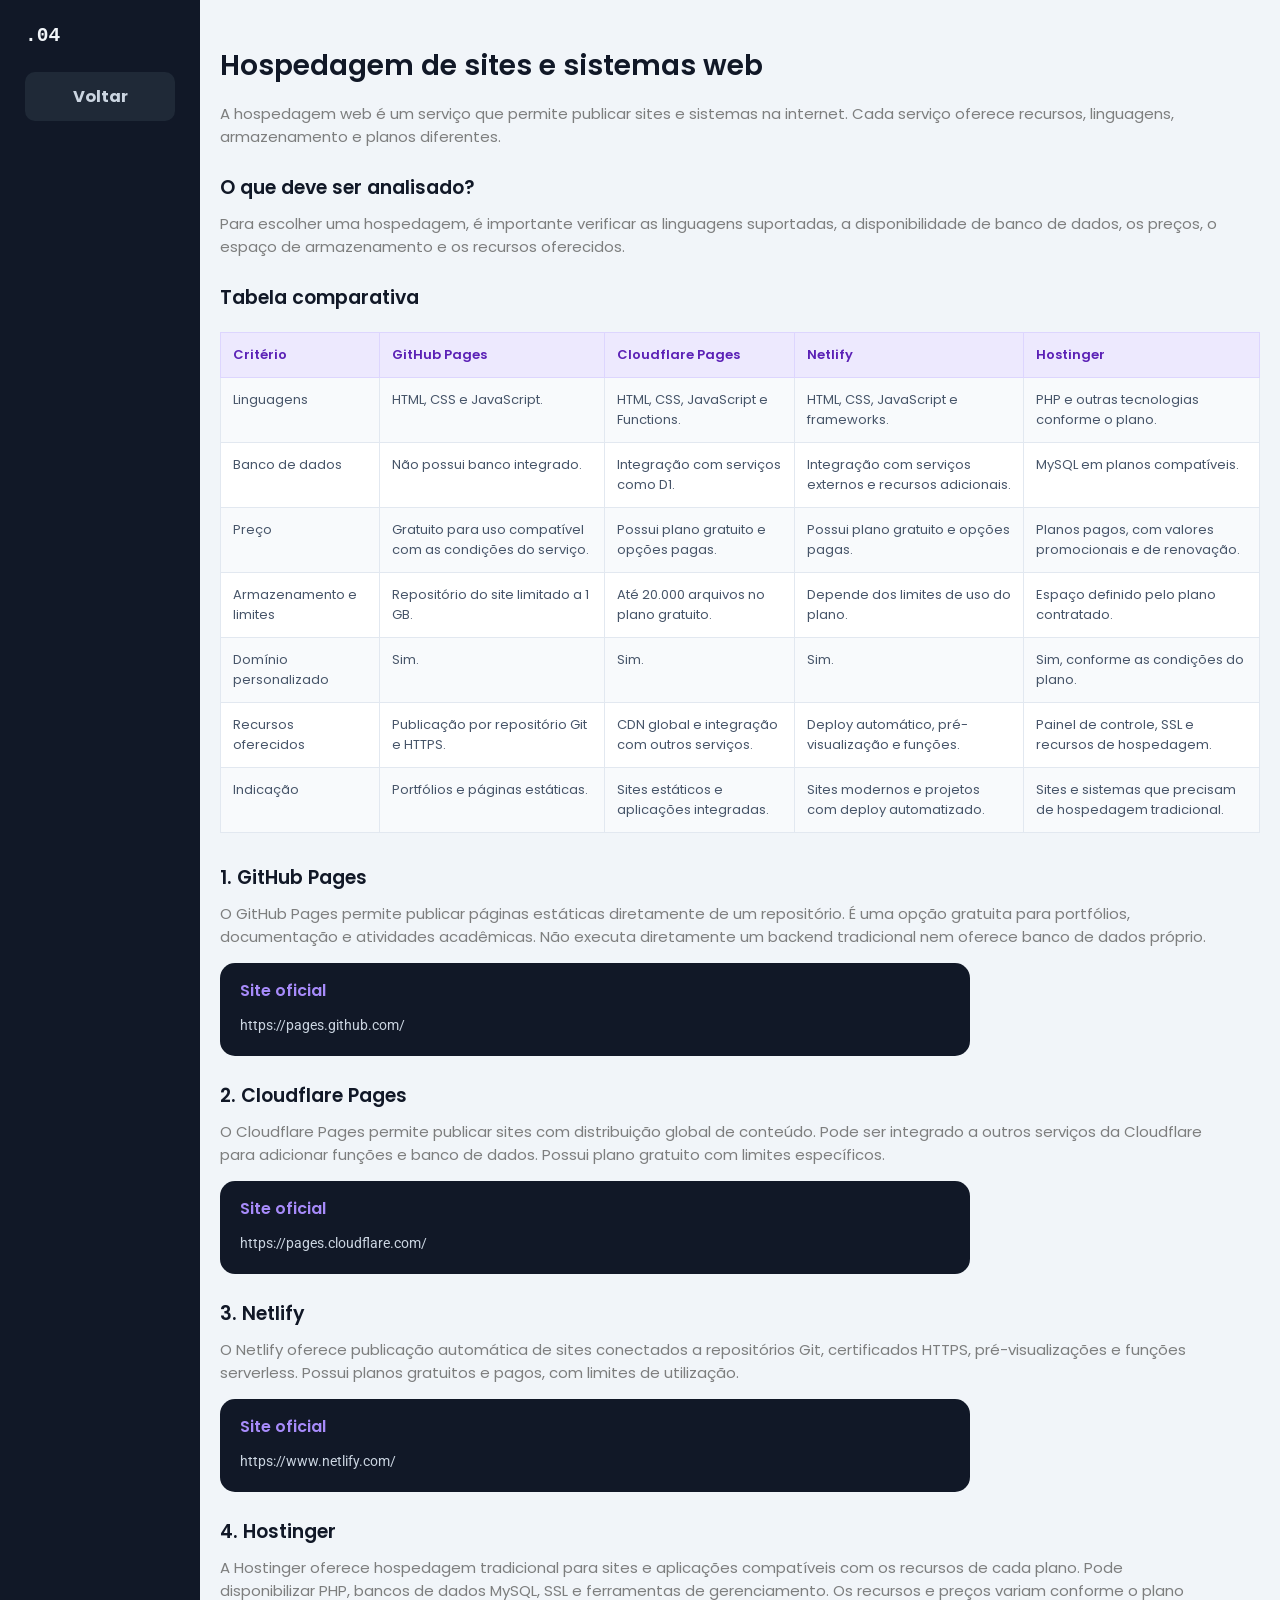
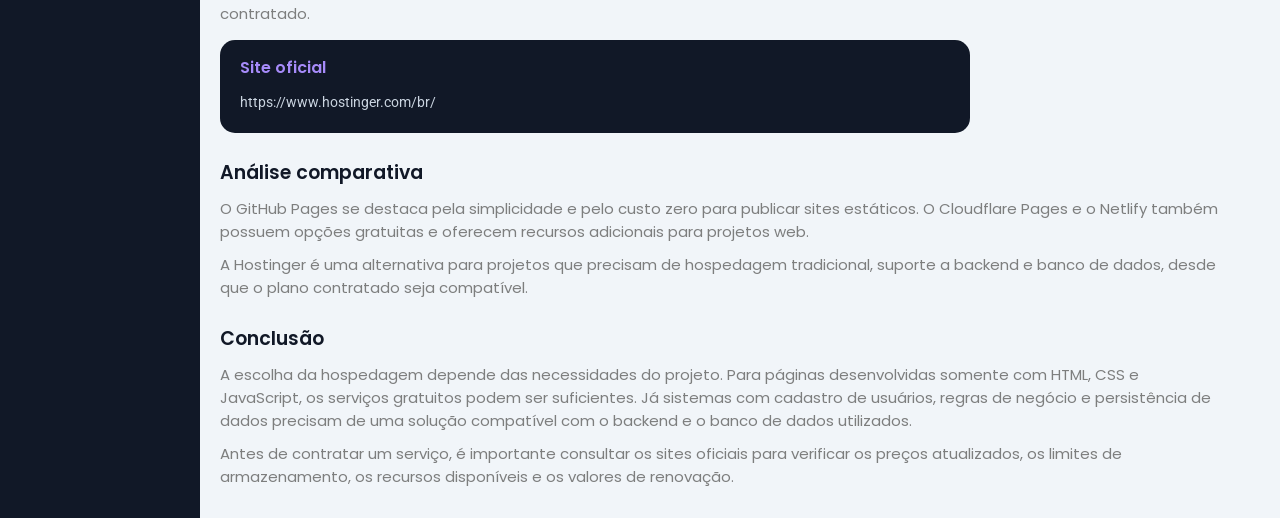
<file: atividade04/index.html>
<!DOCTYPE html>
<html lang="pt-br">
<head>
    <meta charset="UTF-8">
    <meta name="viewport" content="width=device-width, initial-scale=1.0">
    <link rel="stylesheet" href="css/styles.css">
    <title>Atividade 04</title>
</head>
<body>

    <aside class="lado-esquerdo">
        <h1>.04</h1>
         <a href="../index.html" class="botao-voltar"><h3>Voltar</h3></a>
    </aside>

    <main class="centro">

        <h2>Hospedagem de sites e sistemas web</h2>

        <p>
            A hospedagem web é um serviço que permite publicar sites
            e sistemas na internet. Cada serviço oferece recursos,
            linguagens, armazenamento e planos diferentes.
        </p>

        <h3>O que deve ser analisado?</h3>

        <p>
            Para escolher uma hospedagem, é importante verificar
            as linguagens suportadas, a disponibilidade de banco
            de dados, os preços, o espaço de armazenamento e os
            recursos oferecidos.
        </p>

        <h3>Tabela comparativa</h3>

        <table>
            <tr>
                <th>Critério</th>
                <th>GitHub Pages</th>
                <th>Cloudflare Pages</th>
                <th>Netlify</th>
                <th>Hostinger</th>
            </tr>

            <tr>
                <td>Linguagens</td>
                <td>HTML, CSS e JavaScript.</td>
                <td>HTML, CSS, JavaScript e Functions.</td>
                <td>HTML, CSS, JavaScript e frameworks.</td>
                <td>PHP e outras tecnologias conforme o plano.</td>
            </tr>

            <tr>
                <td>Banco de dados</td>
                <td>Não possui banco integrado.</td>
                <td>Integração com serviços como D1.</td>
                <td>Integração com serviços externos e recursos adicionais.</td>
                <td>MySQL em planos compatíveis.</td>
            </tr>

            <tr>
                <td>Preço</td>
                <td>Gratuito para uso compatível com as condições do serviço.</td>
                <td>Possui plano gratuito e opções pagas.</td>
                <td>Possui plano gratuito e opções pagas.</td>
                <td>Planos pagos, com valores promocionais e de renovação.</td>
            </tr>

            <tr>
                <td>Armazenamento e limites</td>
                <td>Repositório do site limitado a 1 GB.</td>
                <td>Até 20.000 arquivos no plano gratuito.</td>
                <td>Depende dos limites de uso do plano.</td>
                <td>Espaço definido pelo plano contratado.</td>
            </tr>

            <tr>
                <td>Domínio personalizado</td>
                <td>Sim.</td>
                <td>Sim.</td>
                <td>Sim.</td>
                <td>Sim, conforme as condições do plano.</td>
            </tr>

            <tr>
                <td>Recursos oferecidos</td>
                <td>Publicação por repositório Git e HTTPS.</td>
                <td>CDN global e integração com outros serviços.</td>
                <td>Deploy automático, pré-visualização e funções.</td>
                <td>Painel de controle, SSL e recursos de hospedagem.</td>
            </tr>

            <tr>
                <td>Indicação</td>
                <td>Portfólios e páginas estáticas.</td>
                <td>Sites estáticos e aplicações integradas.</td>
                <td>Sites modernos e projetos com deploy automatizado.</td>
                <td>Sites e sistemas que precisam de hospedagem tradicional.</td>
            </tr>
        </table>

        <h3>1. GitHub Pages</h3>

        <p>
            O GitHub Pages permite publicar páginas estáticas diretamente
            de um repositório. É uma opção gratuita para portfólios,
            documentação e atividades acadêmicas. Não executa diretamente
            um backend tradicional nem oferece banco de dados próprio.
        </p>

        <div class="codigo">
            <h3>Site oficial</h3>
            <p>
                <code>https://pages.github.com/</code>
            </p>
        </div>

        <h3>2. Cloudflare Pages</h3>

        <p>
            O Cloudflare Pages permite publicar sites com distribuição
            global de conteúdo. Pode ser integrado a outros serviços
            da Cloudflare para adicionar funções e banco de dados.
            Possui plano gratuito com limites específicos.
        </p>

        <div class="codigo">
            <h3>Site oficial</h3>
            <p>
                <code>https://pages.cloudflare.com/</code>
            </p>
        </div>

        <h3>3. Netlify</h3>

        <p>
            O Netlify oferece publicação automática de sites conectados
            a repositórios Git, certificados HTTPS, pré-visualizações
            e funções serverless. Possui planos gratuitos e pagos,
            com limites de utilização.
        </p>

        <div class="codigo">
            <h3>Site oficial</h3>
            <p>
                <code>https://www.netlify.com/</code>
            </p>
        </div>

        <h3>4. Hostinger</h3>

        <p>
            A Hostinger oferece hospedagem tradicional para sites e
            aplicações compatíveis com os recursos de cada plano.
            Pode disponibilizar PHP, bancos de dados MySQL, SSL e
            ferramentas de gerenciamento. Os recursos e preços variam
            conforme o plano contratado.
        </p>

        <div class="codigo">
            <h3>Site oficial</h3>
            <p>
                <code>https://www.hostinger.com/br/</code>
            </p>
        </div>

        <h3>Análise comparativa</h3>

        <p>
            O GitHub Pages se destaca pela simplicidade e pelo custo
            zero para publicar sites estáticos. O Cloudflare Pages e
            o Netlify também possuem opções gratuitas e oferecem
            recursos adicionais para projetos web.
        </p>

        <p>
            A Hostinger é uma alternativa para projetos que precisam
            de hospedagem tradicional, suporte a backend e banco
            de dados, desde que o plano contratado seja compatível.
        </p>

        <h3>Conclusão</h3>

        <p>
            A escolha da hospedagem depende das necessidades do projeto.
            Para páginas desenvolvidas somente com HTML, CSS e JavaScript,
            os serviços gratuitos podem ser suficientes. Já sistemas
            com cadastro de usuários, regras de negócio e persistência
            de dados precisam de uma solução compatível com o backend
            e o banco de dados utilizados.
        </p>

        <p>
            Antes de contratar um serviço, é importante consultar os
            sites oficiais para verificar os preços atualizados,
            os limites de armazenamento, os recursos disponíveis
            e os valores de renovação.
        </p>

    </main>

</body>
</html>
</file>
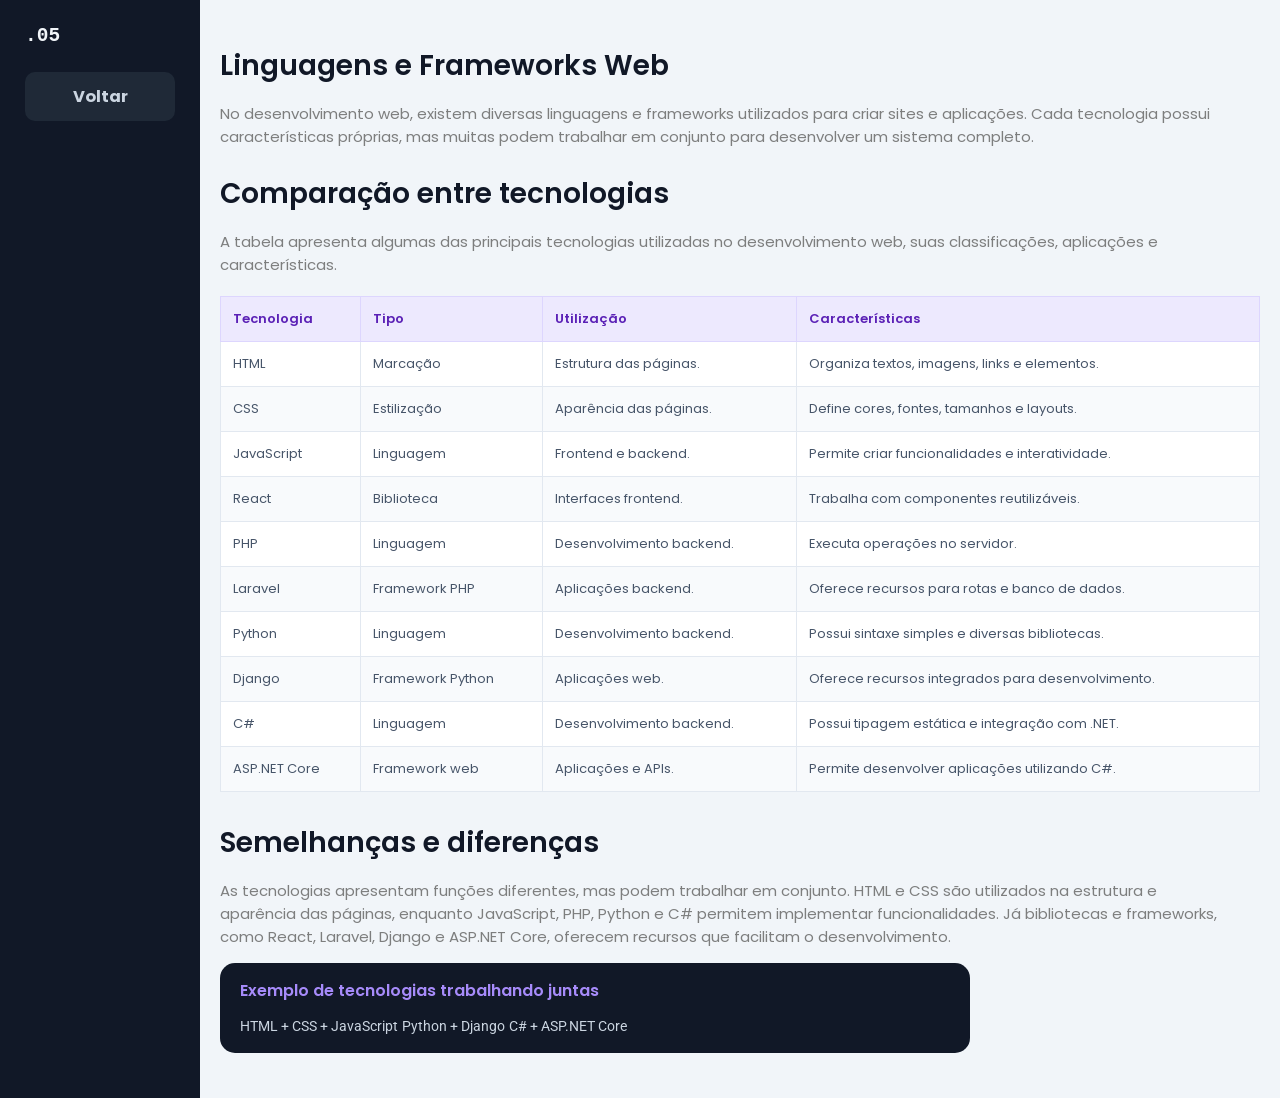
<file: atividade05/index.html>
<!DOCTYPE html>
<html lang="pt-BR">
<head>
    <meta charset="UTF-8">
    <meta name="viewport" content="width=device-width, initial-scale=1.0">
    <link rel="stylesheet" href="css/styles.css">
    <title>Atividade 05</title>
</head>
<body>

    <aside class="lado-esquerdo">
        <h1>.05</h1>
         <a href="../index.html" class="botao-voltar"><h3>Voltar</h3></a>
    </aside>

    <main class="centro">

        <h2>Linguagens e Frameworks Web</h2>

        <p>
            No desenvolvimento web, existem diversas linguagens e frameworks
            utilizados para criar sites e aplicações. Cada tecnologia possui
            características próprias, mas muitas podem trabalhar em conjunto
            para desenvolver um sistema completo.
        </p>

        <h2>Comparação entre tecnologias</h2>

        <p>
            A tabela apresenta algumas das principais tecnologias utilizadas
            no desenvolvimento web, suas classificações, aplicações e características.
        </p>

        <table>
            <thead>
                <tr>
                    <th>Tecnologia</th>
                    <th>Tipo</th>
                    <th>Utilização</th>
                    <th>Características</th>
                </tr>
            </thead>

            <tbody>
                <tr>
                    <td>HTML</td>
                    <td>Marcação</td>
                    <td>Estrutura das páginas.</td>
                    <td>Organiza textos, imagens, links e elementos.</td>
                </tr>

                <tr>
                    <td>CSS</td>
                    <td>Estilização</td>
                    <td>Aparência das páginas.</td>
                    <td>Define cores, fontes, tamanhos e layouts.</td>
                </tr>

                <tr>
                    <td>JavaScript</td>
                    <td>Linguagem</td>
                    <td>Frontend e backend.</td>
                    <td>Permite criar funcionalidades e interatividade.</td>
                </tr>

                <tr>
                    <td>React</td>
                    <td>Biblioteca</td>
                    <td>Interfaces frontend.</td>
                    <td>Trabalha com componentes reutilizáveis.</td>
                </tr>

                <tr>
                    <td>PHP</td>
                    <td>Linguagem</td>
                    <td>Desenvolvimento backend.</td>
                    <td>Executa operações no servidor.</td>
                </tr>

                <tr>
                    <td>Laravel</td>
                    <td>Framework PHP</td>
                    <td>Aplicações backend.</td>
                    <td>Oferece recursos para rotas e banco de dados.</td>
                </tr>

                <tr>
                    <td>Python</td>
                    <td>Linguagem</td>
                    <td>Desenvolvimento backend.</td>
                    <td>Possui sintaxe simples e diversas bibliotecas.</td>
                </tr>

                <tr>
                    <td>Django</td>
                    <td>Framework Python</td>
                    <td>Aplicações web.</td>
                    <td>Oferece recursos integrados para desenvolvimento.</td>
                </tr>

                <tr>
                    <td>C#</td>
                    <td>Linguagem</td>
                    <td>Desenvolvimento backend.</td>
                    <td>Possui tipagem estática e integração com .NET.</td>
                </tr>

                <tr>
                    <td>ASP.NET Core</td>
                    <td>Framework web</td>
                    <td>Aplicações e APIs.</td>
                    <td>Permite desenvolver aplicações utilizando C#.</td>
                </tr>
            </tbody>
        </table>

        <h2>Semelhanças e diferenças</h2>

        <p>
            As tecnologias apresentam funções diferentes, mas podem trabalhar
            em conjunto. HTML e CSS são utilizados na estrutura e aparência
            das páginas, enquanto JavaScript, PHP, Python e C# permitem
            implementar funcionalidades. Já bibliotecas e frameworks,
            como React, Laravel, Django e ASP.NET Core, oferecem recursos
            que facilitam o desenvolvimento.
        </p>

        <div class="codigo">
            <h3>Exemplo de tecnologias trabalhando juntas</h3>
            <code>HTML + CSS + JavaScript</code>
            <code>Python + Django</code>
            <code>C# + ASP.NET Core</code>
        </div>

    </main>

</body>
</html>
</file>
<file: css/styles.css>
@import url('https://fonts.googleapis.com/css2?family=Poppins:wght@400;500;600;700&family=Roboto:wght@400;500;700&display=swap');

* {
    font-family: "Poppins", sans-serif;

    margin: 0;
    padding: 0;

    box-sizing: border-box;
}

body{
    min-height: 100vh;
    display: grid;
    grid-template-columns:  250px 1fr;
    grid-template-rows: 100px 1fr 80px;
}

.titulo-principal{
    grid-column: 1 / 3;
    padding: 25px;
    background-color: #111827;
}

.titulo-principal h1{
    font-family: 'Segoe UI', Tahoma, Geneva, Verdana, sans-serif;
    display: flex;
    align-items: center;
    justify-content: center;
    color: #8B5CF6;
}

.titulo-principal img {
    width: 35px;
}

.titulo-principal p{
    display: flex;
    align-items: center;
    justify-content: center;
    color: #CBD5E1;
    margin-bottom: 10px;
}

.lado-esquerdo {
    padding: 25px;
    background-color: #1F2937;

}

.lado-esquerdo h3 {
    margin-bottom: 20px;
    color: #CBD5E1;
}

.lado-esquerdo ul {
    list-style: none;
}

.lado-esquerdo li {
    margin-bottom: 10px;
}

.lado-esquerdo a {
    display: flex;
    justify-content: center;
    align-items: center;

    width: 100%;


    color: #CBD5E1;
    text-decoration: none;
    text-align: center;

    border: 2px solid #8B5CF6;
    border-radius: 10px;
}

.centro{
    padding: 25px;
    background-color: #F1F5F9;
}

.centro h3{
    margin-bottom: 20px;
}

.cards{
    display: flex;
    justify-content: start;
    align-items: center;

    flex-wrap: wrap;

    gap: 15px;
}

.cards a{

    display: flex;
    justify-content: center;
    align-items: center;

    width: 280px;
    min-height: 200px;

    padding: 24px;

    background-color: #111827;
    border: 1px solid #1F2937;
    border-radius: 12px;

    text-decoration: none;
    transition: 0.2s;

}


.cards {
    display: flex;
    justify-content: flex-start;
    align-items: stretch;
    flex-wrap: wrap;
    gap: 15px;
}

.cards a {
    display: flex;
    flex-direction: column;
    align-items: flex-start;
    gap: 0px;

    width: 280px;
    min-height: 200px;
    padding: 24px;

    background-color: #111827;
    border: 1px solid #1F2937;
    border-radius: 12px;

    text-decoration: none;
    transition: 0.2s; /*Suaviza a mudança visual*/
}

.cards a span {
    color: #A78BFA;
    font-size: 12px;
    margin-bottom: 18px;
}

.cards a h3 {
    color: #FFFFFF;
    font-size: 18px;
    height: 60px;
    margin-bottom: 10px;
}

.cards a p {
    color: #CBD5E1;
    font-size: 13px;
    line-height: 1.5;
    min-height: 40px;
    margin-bottom: 20px;
}

.cards a strong {
    color: #A78BFA;
    font-size: 13px;
    margin-top: auto;
}

.cards a:hover { /*Seletor quando passa o mouse por cima*/
    transform: translateY(-4px); /*Move o elemento verticalmente*/
    border-color: #8B5CF6;
}


.rodape{
    grid-column: 1/3;
    display: flex;
    justify-content: center;
    align-items: center;
    color: #CBD5E1;
    background-color: #0B1120;
}
</file>
<file: atividade01/css/styles.css>
@import url('https://fonts.googleapis.com/css2?family=Poppins:wght@400;500;600;700&family=Roboto:wght@400;500;700&display=swap');

* {
    margin: 0;
    padding: 0;

    box-sizing: border-box;
}

body {
    min-height: 100vh;
    display: flex;

    grid-template-columns: 1fr;
    grid-template-rows: 100px auto;
}

.lado-esquerdo{
    font-family: monospace;
    flex: 0 0 200px;
    padding: 25px;
    background-color: #111827;
    display: flex;
    flex-direction: column;


}

.lado-esquerdo h1{
    color: #F1F5F9;
}

.botao-voltar {
    text-decoration: none;
    color: #CBD5E1;
    background-color: #1F2937;
    padding: 12px;
    border-radius: 10px;
    text-align: center;
    font-family: "Poppins";
    font-size: 14px;
    margin-top: 25px;
}


.centro{

    flex: 2;
    font-family: "Poppins";
    background-color: #F1F5F9;
   
    padding: 20px;
}

.centro p{
    color: #7d7e7e;;
    max-width: 1200px;
}

.centro h2{
    margin-bottom: 15px;
    margin-top: 25px;
}

.centro code{
    font-size: 18px;
    color: #411f7c;
}

.centro span {
    color: #7C3AED;

}

.centro img{
    margin-top: 25px;
    margin-bottom: 25px;

}


.codigo {
    display: flex;
    width: 100%;
    max-width: 700px;
    min-height: 120px;
    padding: 15px 20px;
    flex-direction: column;

    border-radius: 20px;
    background-color: #111827;
    color: white;

    margin-top: 20px;
}

.codigo h3 {
    color: #A78BFA;
    display: flex;
    justify-content: start;
    align-items: center;
}

.codigo code {
    margin-top: 10px;
    font-size: large;
    color: #CBD5E1;
}

.destaque{
    color: #CBD5E1;
    margin-top: 15px;
}

#paragrafo{
    color: #111827;
}
</file>
<file: atividade02/css/styles.css>
@import url('https://fonts.googleapis.com/css2?family=Poppins:wght@400;500;600;700&family=Roboto:wght@400;500;700&display=swap');

* {
    margin: 0;
    padding: 0;
    box-sizing: border-box;
}

body {
    min-height: 100vh;
    display: flex;
    flex: 2;

    grid-template-columns: 1fr;
    grid-template-rows: 100px auto;
}


.lado-esquerdo{
    font-family: monospace;
    flex: 0 0 200px;
    padding: 25px;
    background-color: #111827;
    display: flex;
    flex-direction: column;

}

.lado-esquerdo h1{
    color: #F1F5F9;
    
}

.botao-voltar {
    text-decoration: none;
    color: #CBD5E1;
    background-color: #1F2937;
    padding: 12px;
    border-radius: 10px;
    text-align: center;
    font-family: "Poppins";
    font-size: 14px;
    margin-top: 25px;
}

.centro {
    font-family: "Poppins";
    background-color: #F1F5F9;
    flex: 1;
    padding: 20px;
}

.centro p {
    color: #7D7E7E;
    max-width: 1200px;
}

.centro h2 {
    margin-top: 25px;
    margin-bottom: 15px;
}

.centro h3 {
    margin-bottom: 10px;
}

.centro code {
    font-size: 18px;
    color: #411F7C;
}

.centro span {
    color: #7C3AED;
}

/* TABELAS */

.centro table {
    width: 100%;
    max-width: 700px;
    margin-top: 25px;
    margin-bottom: 25px;
    border-collapse: collapse;
    background-color: white;
}

.centro th {
    padding: 12px;
    background-color: #EDE9FE;
    color: #5B21B6;
    text-align: left;
}

.centro td {
    padding: 12px;
    border: 1px solid #E2E8F0;
    color: #7D7E7E;
}

/* LISTAS */

.centro ul,
.centro ol {
    margin-top: 15px;
    margin-bottom: 25px;
    margin-left: 25px;
    color: #7D7E7E;
}

.centro li {
    margin-bottom: 8px;
}

/* BLOCK E INLINE */

.bloco {
    max-width: 700px;
    margin-top: 20px;
    margin-bottom: 20px;
    padding: 15px 20px;

    border-left: 4px solid #7C3AED;
    border-radius: 5px;
    background-color: #EDE9FE;
    color: #5B21B6;
}

.destaque {
    color: #7C3AED;
    font-weight: bold;
}

/* BLOCOS DE CÓDIGO */

.codigo {
    display: flex;
    width: 100%;
    max-width: 700px;
    min-height: 120px;
    padding: 15px 20px;
    flex-direction: column;

    border-radius: 20px;
    background-color: #111827;
    color: white;

    margin-top: 20px;
    margin-bottom: 25px;
}

.codigo h3 {
    color: #A78BFA;
    display: flex;
    justify-content: start;
    align-items: center;
}

.codigo code {
    margin-top: 10px;
    font-size: large;
    color: #CBD5E1;
}

/* LINKS */

.centro a {
    color: #7C3AED;
    text-decoration: none;
}

/* EXEMPLO DE LAYOUT HTML */

.exemplo-layout {
    width: 100%;
    max-width: 700px;
    margin-top: 20px;
    margin-bottom: 25px;
    padding: 15px;

    border: 1px solid #DDD6FE;
    border-radius: 12px;
    background-color: white;
}

.layout-header {
    padding: 20px;
    background-color: #111827;
    color: #A78BFA;
    text-align: center;
}

.layout-nav {
    margin-top: 10px;
    padding: 15px;
    background-color: #EDE9FE;
    color: #5B21B6;
    text-align: center;
}

.layout-conteudo {
    display: flex;
    gap: 10px;

    margin-top: 10px;
    margin-bottom: 10px;
}

.layout-section {
    flex: 2;
    padding: 15px;
    background-color: #F1F5F9;
}

.layout-article {
    margin-top: 15px;
    padding: 15px;
    border-radius: 8px;
    background-color: white;
}

.layout-aside {
    flex: 1;
    padding: 15px;
    background-color: #EDE9FE;
    color: #5B21B6;
}

.layout-footer {
    padding: 20px;
    background-color: #111827;
    color: #CBD5E1;
    text-align: center;
}

.layout-section h3,
.layout-article h3,
.layout-aside h3 {
    color: #7C3AED;
}

.layout-header p,
.layout-nav p,
.layout-footer p {
    color: #CBD5E1;
}
</file>
<file: atividade03/css/styles.css>
@import url('https://fonts.googleapis.com/css2?family=Poppins:wght@400;500;600;700&family=Roboto:wght@400;500;700&display=swap');

* {
    margin: 0;
    padding: 0;
    box-sizing: border-box;
}

body {
    min-height: 100vh;
    display: flex;
    background-color: #F1F5F9;
}

/* LADO ESQUERDO */

.lado-esquerdo {
    font-family: monospace;
    flex: 0 0 200px;
    padding: 25px;
    background-color: #111827;
    display: flex;
    flex-direction: column;
}

.lado-esquerdo h1 {
    color: #F1F5F9;
}

.botao-voltar {
    text-decoration: none;
    color: #CBD5E1;
    background-color: #1F2937;
    padding: 12px;
    border-radius: 10px;
    text-align: center;
    font-family: "Poppins";
    font-size: 14px;
    margin-top: 25px;
}

/* CONTEÚDO CENTRAL */

.centro {
    font-family: "Poppins", sans-serif;
    background-color: #F1F5F9;
    flex: 1;
    min-width: 0;
    padding: 20px;
}

.centro h2 {
    margin-top: 25px;
    margin-bottom: 15px;
    color: #111827;
}

.centro h3 {
    margin-top: 25px;
    margin-bottom: 10px;
    color: #111827;
}

.centro p {
    color: #7D7E7E;
    max-width: 1000px;
    margin-bottom: 10px;
}

.centro code {
    font-family: monospace;
    font-size: 15px;
    color: #7C3AED;
}

.centro span {
    color: #7C3AED;
}

/* BLOCOS DE CÓDIGO */

.codigo {
    width: 100%;
    max-width: 750px;
    padding: 15px 20px;
    border-radius: 15px;
    background-color: #111827;
    color: #CBD5E1;
    margin-top: 20px;
    margin-bottom: 25px;
}

.codigo h3 {
    margin-top: 0;
    color: #A78BFA;
}

.codigo p {
    margin-bottom: 5px;
    color: #CBD5E1;
}

.codigo code {
    color: #CBD5E1;
    font-size: 14px;
}

/* TABELAS */

.centro table {
    width: 100%;
    max-width: 1000px;
    margin-top: 20px;
    margin-bottom: 25px;
    border-collapse: collapse;
    background-color: #FFFFFF;
}

.centro th {
    padding: 12px;
    background-color: #EDE9FE;
    color: #5B21B6;
    text-align: left;
}

.centro td {
    padding: 12px;
    border: 1px solid #E2E8F0;
    color: #475569;
    text-align: left;
}

/* FORMULÁRIOS */

.formulario {
    margin-top: 15px;
    margin-bottom: 25px;
}

.formulario input[type="text"] {
    width: 100%;
    max-width: 350px;
    padding: 10px;
    background-color: #FFFFFF;
    color: #111827;
    border: 1px solid #CBD5E1;
    border-radius: 8px;
    font-family: "Poppins", sans-serif;
    font-size: 15px;
}

.formulario input[type="text"]:focus {
    outline: none;
    border-color: #8B5CF6;
}

.formulario input[type="radio"],
.formulario input[type="checkbox"] {
    width: 16px;
    height: 16px;
    accent-color: #7C3AED;
    cursor: pointer;
}

.formulario label {
    margin-right: 10px;
    color: #374151;
}

.opcao {
    margin-bottom: 10px;
}

.formulario input[type="submit"] {
    background-color: #7C3AED;
    color: #FFFFFF;
    padding: 10px 20px;
    border: none;
    border-radius: 6px;
    font-family: "Poppins", sans-serif;
    font-size: 15px;
    cursor: pointer;
}

.formulario input[type="submit"]:hover {
    background-color: #6D28D9;
}

/* EXEMPLOS DE GRID */

.exemplo-grid {
    display: grid;
    grid-template-columns: repeat(3, 1fr);
    gap: 10px;
    max-width: 600px;
    margin-top: 15px;
    margin-bottom: 25px;
}

.item-grid {
    padding: 20px;
    text-align: center;
    background-color: #EDE9FE;
    color: #5B21B6;
    border-radius: 8px;
}

/* EXEMPLOS DE FLEXBOX */

.exemplo-flex {
    display: flex;
    justify-content: space-around;
    align-items: center;
    flex-wrap: wrap;
    gap: 10px;
    max-width: 600px;
    padding: 15px;
    margin-top: 15px;
    margin-bottom: 25px;
    background-color: #E2E8F0;
    border-radius: 10px;
}

.item-flex {
    padding: 20px;
    background-color: #7C3AED;
    color: #FFFFFF;
    border-radius: 8px;
}

/* EXEMPLO DE CONTAINER */

.container-exemplo {
    max-width: 700px;
    padding: 20px;
    margin-top: 15px;
    margin-bottom: 25px;
    background-color: #FFFFFF;
    border: 1px solid #CBD5E1;
    border-radius: 12px;
}

.container-exemplo h4 {
    margin-bottom: 10px;
    color: #5B21B6;
}

.container-exemplo p {
    margin-bottom: 0;
}
</file>
<file: atividade04/css/styles.css>
@import url('https://fonts.googleapis.com/css2?family=Poppins:wght@400;500;600;700&family=Roboto:wght@400;500;700&display=swap');

* {
    margin: 0;
    padding: 0;
    box-sizing: border-box;
}

/* LAYOUT PRINCIPAL */

body {
    min-height: 100vh;
    display: flex;
    background-color: #F1F5F9;
}

/* LADO ESQUERDO */

.lado-esquerdo {
    font-family: monospace;
    flex: 0 0 200px;
    padding: 25px;
    background-color: #111827;
    display: flex;
    flex-direction: column;
}

.lado-esquerdo h1 {
    color: #F1F5F9;
}

.botao-voltar {
    text-decoration: none;
    color: #CBD5E1;
    background-color: #1F2937;
    padding: 12px;
    border-radius: 10px;
    text-align: center;
    font-family: "Poppins";
    font-size: 14px;
    margin-top: 25px;
}

/* CONTEÚDO CENTRAL */

.centro {
    font-family: "Poppins", sans-serif;
    background-color: #F1F5F9;
    flex: 1;
    min-width: 0;
    padding: 20px;
}

.centro h2 {
    margin-top: 25px;
    margin-bottom: 15px;
    color: #111827;
    font-size: 28px;
    font-weight: 600;
}

.centro h3 {
    margin-top: 25px;
    margin-bottom: 10px;
    color: #111827;
    font-size: 19px;
    font-weight: 600;
}

.centro p {
    color: #7D7E7E;
    max-width: 1000px;
    margin-bottom: 10px;
    font-size: 15px;
}

.centro code {
    font-family: "Roboto", monospace;
    font-size: 14px;
    color: #7C3AED;
}

/* TABELA COMPARATIVA */

.centro table {
    width: 100%;
    max-width: 1200px;
    margin-top: 20px;
    margin-bottom: 30px;
    border-collapse: collapse;
    background-color: #FFFFFF;
}

.centro th {
    padding: 12px;
    background-color: #EDE9FE;
    color: #5B21B6;
    text-align: left;
    font-size: 13px;
    font-weight: 600;
    border: 1px solid #DDD6FE;
}

.centro td {
    padding: 12px;
    border: 1px solid #E2E8F0;
    color: #475569;
    font-size: 13px;
    text-align: left;
    vertical-align: top;
}

.centro tr:nth-child(even) td {
    background-color: #F8FAFC;
}

/* BLOCOS DE CÓDIGO E LINKS */

.codigo {
    width: 100%;
    max-width: 750px;
    padding: 15px 20px;
    margin-top: 15px;
    margin-bottom: 25px;
    border-radius: 15px;
    background-color: #111827;
    color: #CBD5E1;
}

.codigo h3 {
    margin-top: 0;
    margin-bottom: 10px;
    color: #A78BFA;
    font-size: 16px;
}

.codigo p {
    margin-bottom: 5px;
    color: #CBD5E1;
    overflow-wrap: anywhere;
}

.codigo code {
    color: #CBD5E1;
    font-size: 14px;
}

/* DESTAQUES ROXOS */

.centro span {
    color: #7C3AED;
}
</file>
<file: atividade05/css/styles.css>
@import url('https://fonts.googleapis.com/css2?family=Poppins:wght@400;500;600;700&family=Roboto:wght@400;500;700&display=swap');

* {
    margin: 0;
    padding: 0;
    box-sizing: border-box;
}

/* LAYOUT PRINCIPAL */

body {
    min-height: 100vh;
    display: flex;
    background-color: #F1F5F9;
}

/* LADO ESQUERDO */

.lado-esquerdo {
    font-family: monospace;
    flex: 0 0 200px;
    padding: 25px;
    background-color: #111827;
    display: flex;
    flex-direction: column;
}

.lado-esquerdo h1 {
    color: #F1F5F9;
}

.botao-voltar {
    text-decoration: none;
    color: #CBD5E1;
    background-color: #1F2937;
    padding: 12px;
    border-radius: 10px;
    text-align: center;
    font-family: "Poppins";
    font-size: 14px;
    margin-top: 25px;
}

/* CONTEÚDO CENTRAL */

.centro {
    font-family: "Poppins", sans-serif;
    background-color: #F1F5F9;
    flex: 1;
    min-width: 0;
    padding: 20px;
}

.centro h2 {
    margin-top: 25px;
    margin-bottom: 15px;
    color: #111827;
    font-size: 28px;
    font-weight: 600;
}

.centro h3 {
    margin-top: 25px;
    margin-bottom: 10px;
    color: #111827;
    font-size: 19px;
    font-weight: 600;
}

.centro p {
    color: #7D7E7E;
    max-width: 1000px;
    margin-bottom: 10px;
    font-size: 15px;
}

.centro code {
    font-family: "Roboto", monospace;
    font-size: 14px;
    color: #7C3AED;
}

/* TABELA COMPARATIVA */

.centro table {
    width: 100%;
    max-width: 1200px;
    margin-top: 20px;
    margin-bottom: 30px;
    border-collapse: collapse;
    background-color: #FFFFFF;
}

.centro th {
    padding: 12px;
    background-color: #EDE9FE;
    color: #5B21B6;
    text-align: left;
    font-size: 13px;
    font-weight: 600;
    border: 1px solid #DDD6FE;
}

.centro td {
    padding: 12px;
    border: 1px solid #E2E8F0;
    color: #475569;
    font-size: 13px;
    text-align: left;
    vertical-align: top;
}

.centro tr:nth-child(even) td {
    background-color: #F8FAFC;
}

/* BLOCOS DE CÓDIGO E LINKS */

.codigo {
    width: 100%;
    max-width: 750px;
    padding: 15px 20px;
    margin-top: 15px;
    margin-bottom: 25px;
    border-radius: 15px;
    background-color: #111827;
    color: #CBD5E1;
}

.codigo h3 {
    margin-top: 0;
    margin-bottom: 10px;
    color: #A78BFA;
    font-size: 16px;
}

.codigo p {
    margin-bottom: 5px;
    color: #CBD5E1;
    overflow-wrap: anywhere;
}

.codigo code {
    color: #CBD5E1;
    font-size: 14px;
}

/* DESTAQUES ROXOS */

.centro span {
    color: #7C3AED;
}
</file>
